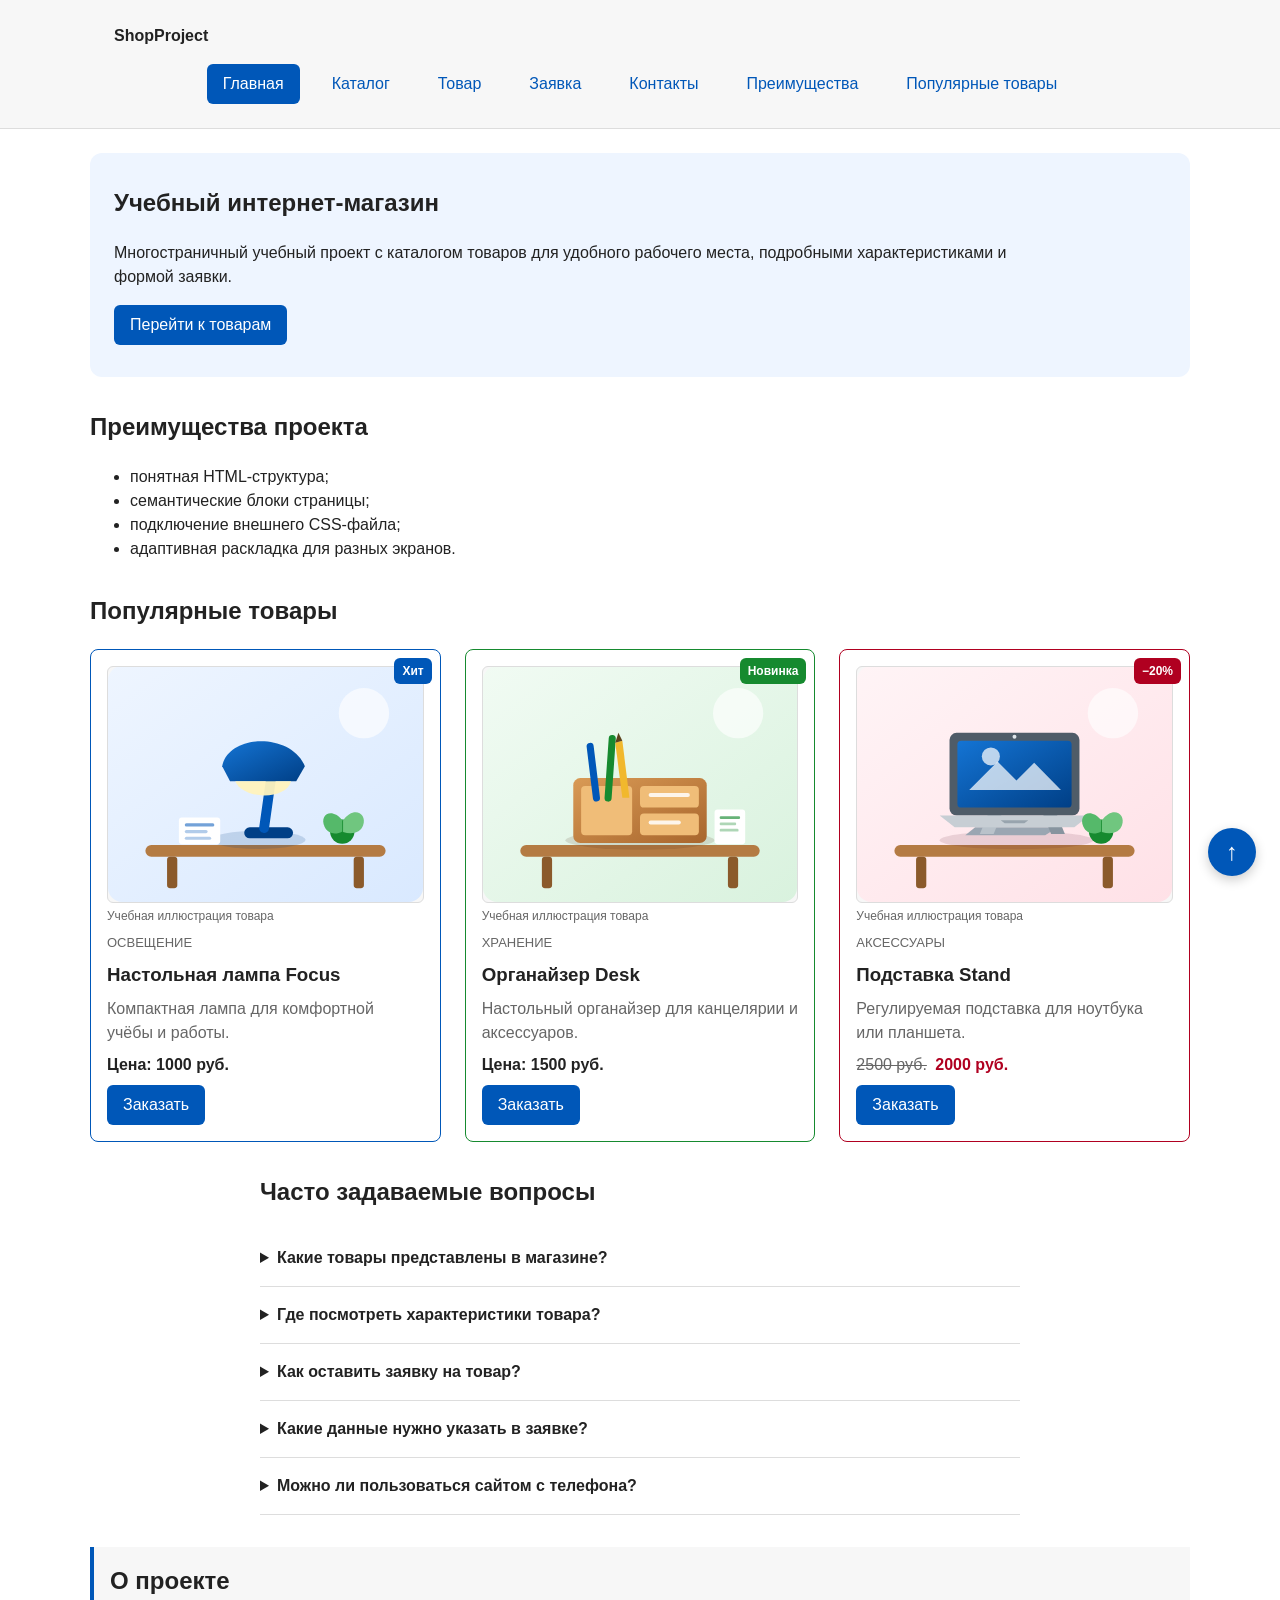
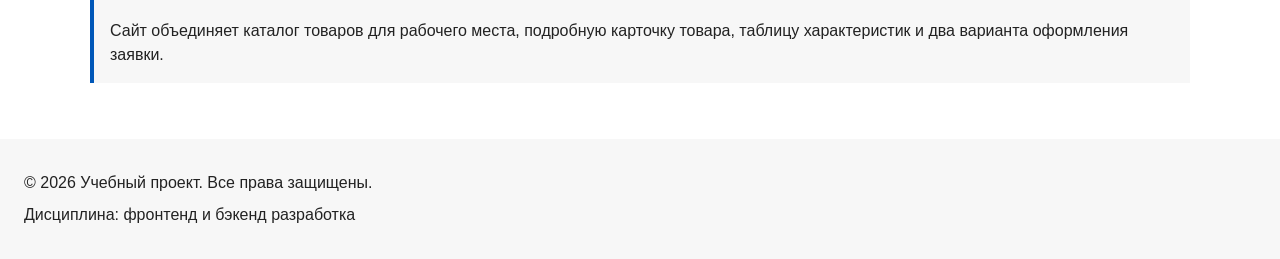
<file: index.html>
<!DOCTYPE html>
<html lang="ru">
<head>
  <meta charset="UTF-8">
  <meta name="viewport" content="width=device-width, initial-scale=1.0">
  <meta name="description" content="Главная страница учебного интернет-магазина.">
  <meta name="author" content="Полякова Дарья Александровна">
  <title>Учебный интернет-магазин</title>
  <link rel="stylesheet" href="css/style.css">
  <script src="js/main.js" defer></script>
</head>
<body id="top">

  <header class="site-header">
    <div class="site-header__inner">
      <a class="site-header__logo" href="index.html">ShopProject</a>

      <nav class="site-nav" aria-label="Основная навигация">
        <ul class="site-nav__list">
          <li class="site-nav__item">
            <a class="site-nav__link site-nav__link--active" href="index.html" aria-current="page">Главная</a>
          </li>
          <li class="site-nav__item">
            <a class="site-nav__link" href="catalog.html">Каталог</a>
          </li>
          <li class="site-nav__item">
            <a class="site-nav__link" href="product.html">Товар</a>
          </li>
          <li class="site-nav__item">
            <a class="site-nav__link" href="order.html">Заявка</a>
          </li>
          <li class="site-nav__item">
            <a class="site-nav__link" href="contacts.html">Контакты</a>
          </li>
          <li class="site-nav__item">
            <a class="site-nav__link" href="index.html#advantages">Преимущества</a>
          </li>
          <li class="site-nav__item">
            <a class="site-nav__link" href="index.html#popular">Популярные товары</a>
          </li>
        </ul>
      </nav>
    </div>
  </header>

  <main>

    <section class="hero">
      <h1 class="hero__title">Учебный интернет-магазин</h1>
      <p class="hero__text">
        Многостраничный учебный проект с каталогом товаров для удобного
        рабочего места, подробными характеристиками и формой заявки.
      </p>
      <a class="button button--primary" href="#popular">Перейти к товарам</a>
    </section>

    <section class="section" id="advantages">
      <h2 class="section__title">Преимущества проекта</h2>
      <ul class="advantages-list">
        <li>понятная HTML-структура;</li>
        <li>семантические блоки страницы;</li>
        <li>подключение внешнего CSS-файла;</li>
        <li>адаптивная раскладка для разных экранов.</li>
      </ul>
    </section>

    <section class="section" id="popular">
      <h2 class="section__title">Популярные товары</h2>

      <div class="products-grid">
        <article class="product-card product-card--featured">
          <span class="product-card__badge">Хит</span>
          <figure class="product-card__media">
            <img class="product-card__image" src="images/focus-lamp.svg" alt="Синяя настольная лампа Focus" width="800" height="600" loading="lazy">
            <figcaption class="product-card__caption">Учебная иллюстрация товара</figcaption>
          </figure>
          <p class="product-card__category">Освещение</p>
          <h3 class="product-card__title">Настольная лампа Focus</h3>
          <p class="product-card__description">Компактная лампа для комфортной учёбы и работы.</p>
          <p class="product-card__price">Цена: 1000 руб.</p>
          <button class="button button--primary product-card__button" type="button" data-product="Настольная лампа Focus">
            Заказать
          </button>
        </article>

        <article class="product-card product-card--new">
          <span class="product-card__badge product-card__badge--new">Новинка</span>
          <figure class="product-card__media">
            <img class="product-card__image" src="images/desk-organizer.svg" alt="Деревянный настольный органайзер Desk" width="800" height="600" loading="lazy">
            <figcaption class="product-card__caption">Учебная иллюстрация товара</figcaption>
          </figure>
          <p class="product-card__category">Хранение</p>
          <h3 class="product-card__title">Органайзер Desk</h3>
          <p class="product-card__description">Настольный органайзер для канцелярии и аксессуаров.</p>
          <p class="product-card__price">Цена: 1500 руб.</p>
          <button class="button button--primary product-card__button" type="button" data-product="Органайзер Desk">
            Заказать
          </button>
        </article>

        <article class="product-card product-card--discount">
          <span class="product-card__badge product-card__badge--discount">−20%</span>
          <figure class="product-card__media">
            <img class="product-card__image" src="images/laptop-stand.svg" alt="Ноутбук на регулируемой подставке Stand" width="800" height="600" loading="lazy">
            <figcaption class="product-card__caption">Учебная иллюстрация товара</figcaption>
          </figure>
          <p class="product-card__category">Аксессуары</p>
          <h3 class="product-card__title">Подставка Stand</h3>
          <p class="product-card__description">Регулируемая подставка для ноутбука или планшета.</p>
          <p class="product-card__price"><span class="product-card__old-price">2500 руб.</span> 2000 руб.</p>
          <button class="button button--primary product-card__button" type="button" data-product="Подставка Stand">
            Заказать
          </button>
        </article>
      </div>
    </section>

    <section class="section faq" id="faq" aria-labelledby="faq-title">
      <h2 class="section__title" id="faq-title">Часто задаваемые вопросы</h2>

      <div class="faq__list">
        <details class="faq__item">
          <summary class="faq__question">Какие товары представлены в магазине?</summary>
          <p class="faq__answer">
            В каталоге представлены товары для комфортного рабочего места:
            освещение, системы хранения и аксессуары для ноутбука.
          </p>
        </details>

        <details class="faq__item">
          <summary class="faq__question">Где посмотреть характеристики товара?</summary>
          <p class="faq__answer">
            Откройте страницу товара по кнопке «Подробнее». Там размещены
            описание, цена, основные особенности и таблица сравнения.
          </p>
        </details>

        <details class="faq__item">
          <summary class="faq__question">Как оставить заявку на товар?</summary>
          <p class="faq__answer">
            Нажмите «Заказать» в карточке на главной странице или перейдите
            на страницу «Заявка» и заполните форму.
          </p>
        </details>

        <details class="faq__item">
          <summary class="faq__question">Какие данные нужно указать в заявке?</summary>
          <p class="faq__answer">
            Укажите имя, e-mail, телефон, товар и тему обращения. В комментарии
            можно добавить удобную дату связи или другие пожелания.
          </p>
        </details>

        <details class="faq__item">
          <summary class="faq__question">Можно ли пользоваться сайтом с телефона?</summary>
          <p class="faq__answer">
            Да. Сетка товаров, меню и форма адаптированы для узких экранов
            планшетов и смартфонов.
          </p>
        </details>
      </div>
    </section>

    <aside class="aside-info">
      <h2 class="aside-info__title">О проекте</h2>
      <p class="aside-info__text">
        Сайт объединяет каталог товаров для рабочего места, подробную карточку
        товара, таблицу характеристик и два варианта оформления заявки.
      </p>
    </aside>

  </main>

  <footer class="site-footer" id="contacts">
    <p class="site-footer__text">&copy; 2026 Учебный проект. Все права защищены.</p>
    <p class="site-footer__text">Дисциплина: фронтенд и бэкенд разработка</p>
  </footer>

  <dialog class="order-dialog" id="order-dialog" aria-labelledby="order-dialog-title">
    <h2 class="order-dialog__title" id="order-dialog-title">Оформление заявки</h2>

    <form class="order-form" id="order-form" action="#" method="post" novalidate>
      <input id="selected-product" name="selected-product" type="hidden">

      <div class="order-form__field">
        <label class="order-form__label" for="order-name">Имя</label>
        <input
          class="order-form__input"
          id="order-name"
          name="name"
          type="text"
          placeholder="Введите ваше имя"
          minlength="2"
          autocomplete="given-name"
          required
        >
      </div>

      <div class="order-form__field">
        <label class="order-form__label" for="order-email">E-mail</label>
        <input
          class="order-form__input"
          id="order-email"
          name="email"
          type="email"
          placeholder="example@mail.ru"
          autocomplete="email"
          required
        >
      </div>

      <div class="order-form__field">
        <label class="order-form__label" for="order-phone">Телефон</label>
        <input
          class="order-form__input"
          id="order-phone"
          name="phone"
          type="tel"
          inputmode="tel"
          placeholder="+7 (900) 000-00-00"
          pattern="^\+7 \(\d{3}\) \d{3}-\d{2}-\d{2}$"
          required
        >
        <small class="order-form__hint">Формат: +7 (900) 000-00-00</small>
      </div>

      <div class="order-form__field">
        <label class="order-form__label" for="order-date">Дата связи</label>
        <input class="order-form__input" id="order-date" name="date" type="date">
      </div>

      <div class="order-form__field">
        <label class="order-form__label" for="order-topic">Тема заявки</label>
        <select class="order-form__select" id="order-topic" name="topic" required>
          <option value="">Выберите тему</option>
          <option value="product">Заказ товара</option>
          <option value="consultation">Консультация</option>
          <option value="delivery">Доставка</option>
        </select>
      </div>

      <div class="order-form__field">
        <label class="order-form__label" for="order-comment">Комментарий</label>
        <textarea
          class="order-form__textarea"
          id="order-comment"
          name="comment"
          rows="4"
          placeholder="Укажите дополнительную информацию"
        ></textarea>
      </div>

      <div class="order-form__field order-form__field--checkbox">
        <label class="order-form__label" for="order-agreement">
          <input class="order-form__checkbox" id="order-agreement" name="agreement" type="checkbox" required>
          Я согласен на обработку данных
        </label>
      </div>

      <div class="order-form__actions">
        <button class="button button--secondary" type="button" id="close-order-dialog">Закрыть</button>
        <button class="button button--primary" type="submit">Отправить заявку</button>
      </div>
    </form>
  </dialog>

  <p class="success-message" id="success-message" hidden>
    Форма успешно отправлена!
  </p>

  <a class="back-to-top" href="#top" aria-label="Вернуться в начало страницы">↑</a>

</body>
</html>
</file>
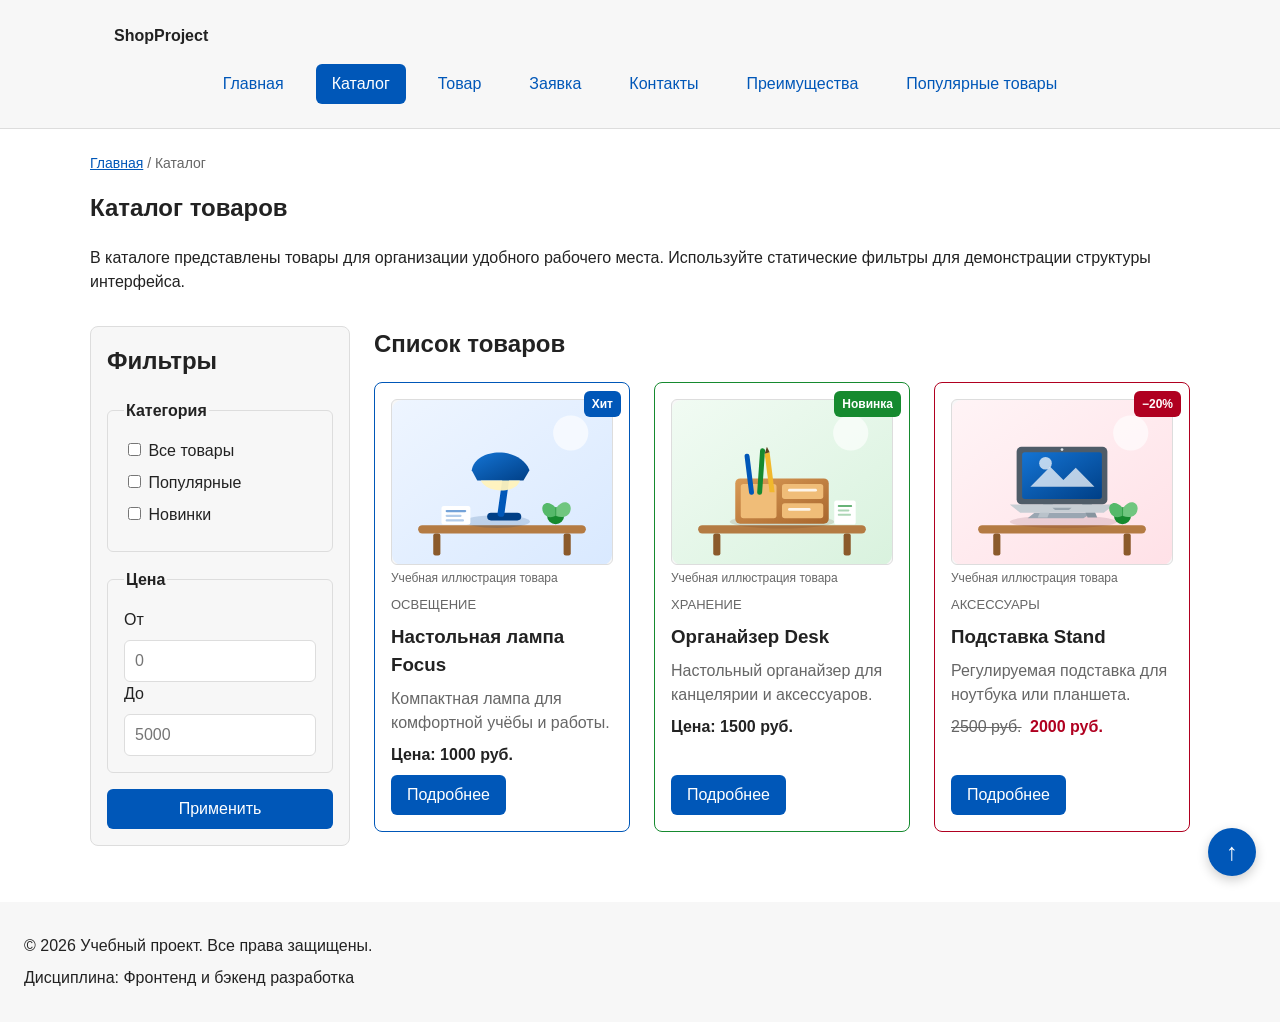
<file: catalog.html>
<!DOCTYPE html>
<html lang="ru">
<head>
  <meta charset="UTF-8">
  <meta name="viewport" content="width=device-width, initial-scale=1.0">
  <meta name="description" content="Каталог товаров учебного интернет-магазина.">
  <title>Каталог товаров — Учебный интернет-магазин</title>
  <link rel="stylesheet" href="css/style.css">
</head>
<body id="top">

  <header class="site-header">
    <div class="site-header__inner">
      <a class="site-header__logo" href="index.html">ShopProject</a>

      <nav class="site-nav" aria-label="Основная навигация">
        <ul class="site-nav__list">
          <li class="site-nav__item">
            <a class="site-nav__link" href="index.html">Главная</a>
          </li>
          <li class="site-nav__item">
            <a class="site-nav__link site-nav__link--active" href="catalog.html" aria-current="page">Каталог</a>
          </li>
          <li class="site-nav__item">
            <a class="site-nav__link" href="product.html">Товар</a>
          </li>
          <li class="site-nav__item">
            <a class="site-nav__link" href="order.html">Заявка</a>
          </li>
          <li class="site-nav__item">
            <a class="site-nav__link" href="contacts.html">Контакты</a>
          </li>
          <li class="site-nav__item">
            <a class="site-nav__link" href="index.html#advantages">Преимущества</a>
          </li>
          <li class="site-nav__item">
            <a class="site-nav__link" href="index.html#popular">Популярные товары</a>
          </li>
        </ul>
      </nav>
    </div>
  </header>

  <main>
    <nav class="breadcrumbs" aria-label="Хлебные крошки">
      <a class="breadcrumbs__link" href="index.html">Главная</a>
      <span class="breadcrumbs__current">Каталог</span>
    </nav>

    <section class="section">
      <h1 class="section__title">Каталог товаров</h1>
      <p>
        В каталоге представлены товары для организации удобного рабочего места.
        Используйте статические фильтры для демонстрации структуры интерфейса.
      </p>
    </section>

    <section class="catalog-layout">
      <aside class="catalog-filters">
        <h2 class="catalog-filters__title">Фильтры</h2>

        <form class="catalog-filters__form" action="#" method="get">
          <fieldset class="catalog-filters__group">
            <legend class="catalog-filters__legend">Категория</legend>
            <label class="catalog-filters__option">
              <input class="catalog-filters__checkbox" type="checkbox" name="category" value="all">
              Все товары
            </label>
            <label class="catalog-filters__option">
              <input class="catalog-filters__checkbox" type="checkbox" name="category" value="popular">
              Популярные
            </label>
            <label class="catalog-filters__option">
              <input class="catalog-filters__checkbox" type="checkbox" name="category" value="new">
              Новинки
            </label>
          </fieldset>

          <fieldset class="catalog-filters__group">
            <legend class="catalog-filters__legend">Цена</legend>
            <label class="catalog-filters__label" for="price-from">От</label>
            <input class="catalog-filters__input" id="price-from" name="price-from" type="number" min="0" placeholder="0">
            <label class="catalog-filters__label" for="price-to">До</label>
            <input class="catalog-filters__input" id="price-to" name="price-to" type="number" min="0" placeholder="5000">
          </fieldset>

          <button class="button button--primary" type="submit">Применить</button>
        </form>
      </aside>

      <section class="catalog-layout__products">
        <h2 class="catalog-layout__title">Список товаров</h2>

        <div class="products-grid">
          <article class="product-card product-card--featured">
            <span class="product-card__badge">Хит</span>
            <figure class="product-card__media">
              <img class="product-card__image" src="images/focus-lamp.svg" alt="Синяя настольная лампа Focus" width="800" height="600" loading="lazy">
              <figcaption class="product-card__caption">Учебная иллюстрация товара</figcaption>
            </figure>
            <p class="product-card__category">Освещение</p>
            <h3 class="product-card__title">Настольная лампа Focus</h3>
            <p class="product-card__description">Компактная лампа для комфортной учёбы и работы.</p>
            <p class="product-card__price">Цена: 1000 руб.</p>
            <a class="button button--primary product-card__button" href="product.html">Подробнее</a>
          </article>

          <article class="product-card product-card--new">
            <span class="product-card__badge product-card__badge--new">Новинка</span>
            <figure class="product-card__media">
              <img class="product-card__image" src="images/desk-organizer.svg" alt="Деревянный настольный органайзер Desk" width="800" height="600" loading="lazy">
              <figcaption class="product-card__caption">Учебная иллюстрация товара</figcaption>
            </figure>
            <p class="product-card__category">Хранение</p>
            <h3 class="product-card__title">Органайзер Desk</h3>
            <p class="product-card__description">Настольный органайзер для канцелярии и аксессуаров.</p>
            <p class="product-card__price">Цена: 1500 руб.</p>
            <a class="button button--primary product-card__button" href="product.html#comparison">Подробнее</a>
          </article>

          <article class="product-card product-card--discount">
            <span class="product-card__badge product-card__badge--discount">−20%</span>
            <figure class="product-card__media">
              <img class="product-card__image" src="images/laptop-stand.svg" alt="Ноутбук на регулируемой подставке Stand" width="800" height="600" loading="lazy">
              <figcaption class="product-card__caption">Учебная иллюстрация товара</figcaption>
            </figure>
            <p class="product-card__category">Аксессуары</p>
            <h3 class="product-card__title">Подставка Stand</h3>
            <p class="product-card__description">Регулируемая подставка для ноутбука или планшета.</p>
            <p class="product-card__price"><span class="product-card__old-price">2500 руб.</span> 2000 руб.</p>
            <a class="button button--primary product-card__button" href="product.html#comparison">Подробнее</a>
          </article>
        </div>
      </section>
    </section>
  </main>

  <footer class="site-footer">
    <p class="site-footer__text">&copy; 2026 Учебный проект. Все права защищены.</p>
    <p class="site-footer__text">Дисциплина: Фронтенд и бэкенд разработка</p>
  </footer>

  <a class="back-to-top" href="#top" aria-label="Вернуться в начало страницы">↑</a>

</body>
</html>
</file>
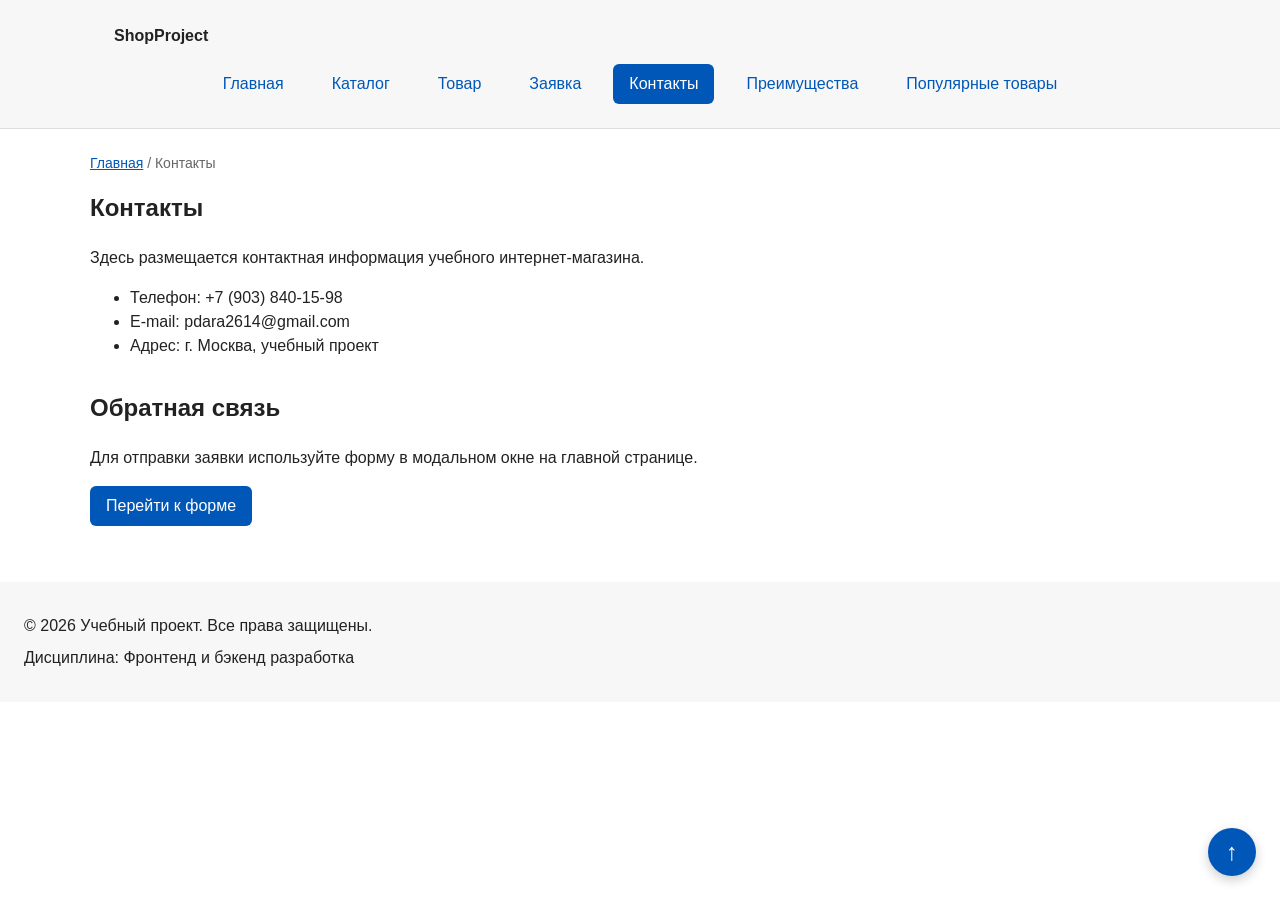
<file: contacts.html>
<!DOCTYPE html>
<html lang="ru">
<head>
  <meta charset="UTF-8">
  <meta name="viewport" content="width=device-width, initial-scale=1.0">
  <meta name="description" content="Контактная информация учебного интернет-магазина.">
  <title>Контакты — Учебный интернет-магазин</title>
  <link rel="stylesheet" href="css/style.css">
</head>
<body id="top">

  <header class="site-header">
    <div class="site-header__inner">
      <a class="site-header__logo" href="index.html">ShopProject</a>

      <nav class="site-nav" aria-label="Основная навигация">
        <ul class="site-nav__list">
          <li class="site-nav__item">
            <a class="site-nav__link" href="index.html">Главная</a>
          </li>
          <li class="site-nav__item">
            <a class="site-nav__link" href="catalog.html">Каталог</a>
          </li>
          <li class="site-nav__item">
            <a class="site-nav__link" href="product.html">Товар</a>
          </li>
          <li class="site-nav__item">
            <a class="site-nav__link" href="order.html">Заявка</a>
          </li>
          <li class="site-nav__item">
            <a class="site-nav__link site-nav__link--active" href="contacts.html" aria-current="page">Контакты</a>
          </li>
          <li class="site-nav__item">
            <a class="site-nav__link" href="index.html#advantages">Преимущества</a>
          </li>
          <li class="site-nav__item">
            <a class="site-nav__link" href="index.html#popular">Популярные товары</a>
          </li>
        </ul>
      </nav>
    </div>
  </header>

  <main>
    <nav class="breadcrumbs" aria-label="Хлебные крошки">
      <a class="breadcrumbs__link" href="index.html">Главная</a>
      <span class="breadcrumbs__current">Контакты</span>
    </nav>

    <section class="section">
      <h1 class="section__title">Контакты</h1>
      <p>
        Здесь размещается контактная информация учебного интернет-магазина.
      </p>
      <ul>
        <li>Телефон: +7 (903) 840-15-98</li>
        <li>E-mail: pdara2614@gmail.com</li>
        <li>Адрес: г. Москва, учебный проект</li>
      </ul>
    </section>

    <section class="section" id="feedback">
      <h2 class="section__title">Обратная связь</h2>
      <p>
        Для отправки заявки используйте форму в модальном окне на главной странице.
      </p>
      <a class="button button--primary" href="order.html">Перейти к форме</a>
    </section>
  </main>

  <footer class="site-footer">
    <p class="site-footer__text">&copy; 2026 Учебный проект. Все права защищены.</p>
    <p class="site-footer__text">Дисциплина: Фронтенд и бэкенд разработка</p>
  </footer>

  <a class="back-to-top" href="#top" aria-label="Вернуться в начало страницы">↑</a>

</body>
</html>
</file>
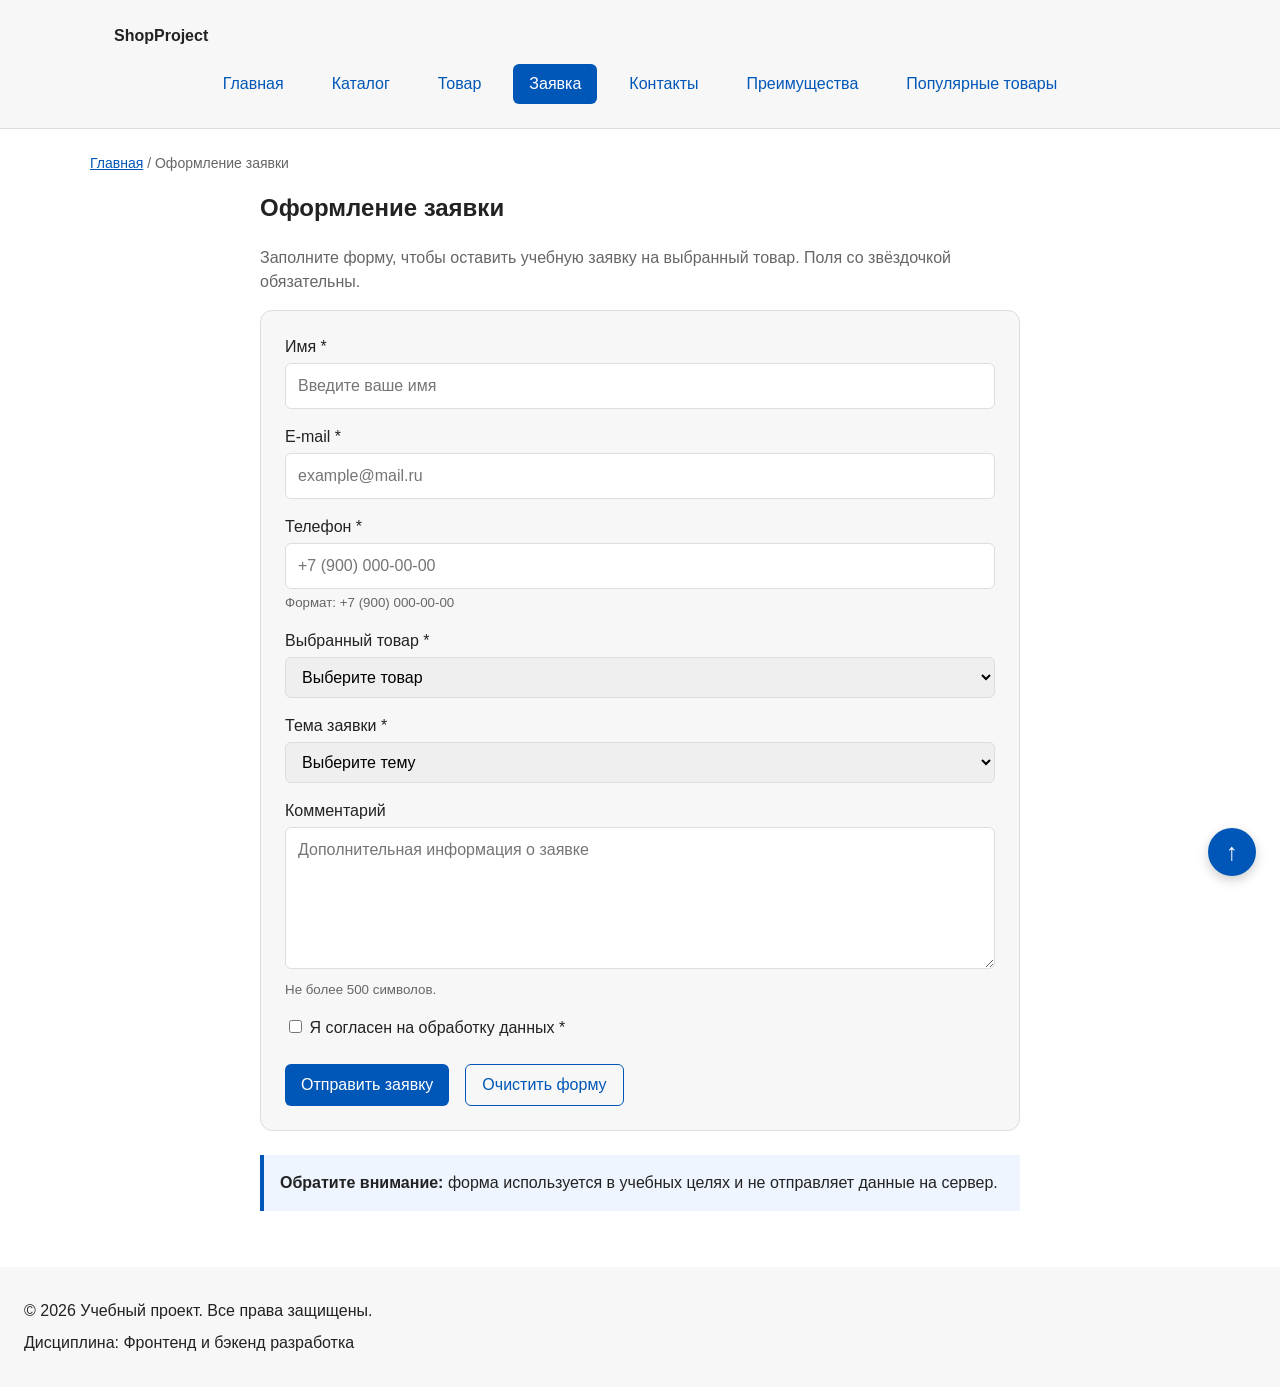
<file: order.html>
<!DOCTYPE html>
<html lang="ru">
<head>
  <meta charset="UTF-8">
  <meta name="viewport" content="width=device-width, initial-scale=1.0">
  <meta name="description" content="Форма оформления заявки в учебном интернет-магазине.">
  <title>Оформление заявки — Учебный интернет-магазин</title>
  <link rel="stylesheet" href="css/style.css">
</head>
<body id="top">

  <header class="site-header">
    <div class="site-header__inner">
      <a class="site-header__logo" href="index.html">ShopProject</a>

      <nav class="site-nav" aria-label="Основная навигация">
        <ul class="site-nav__list">
          <li class="site-nav__item"><a class="site-nav__link" href="index.html">Главная</a></li>
          <li class="site-nav__item"><a class="site-nav__link" href="catalog.html">Каталог</a></li>
          <li class="site-nav__item"><a class="site-nav__link" href="product.html">Товар</a></li>
          <li class="site-nav__item"><a class="site-nav__link site-nav__link--active" href="order.html" aria-current="page">Заявка</a></li>
          <li class="site-nav__item"><a class="site-nav__link" href="contacts.html">Контакты</a></li>
          <li class="site-nav__item"><a class="site-nav__link" href="index.html#advantages">Преимущества</a></li>
          <li class="site-nav__item"><a class="site-nav__link" href="index.html#popular">Популярные товары</a></li>
        </ul>
      </nav>
    </div>
  </header>

  <main>
    <nav class="breadcrumbs" aria-label="Хлебные крошки">
      <a class="breadcrumbs__link" href="index.html">Главная</a>
      <span class="breadcrumbs__current">Оформление заявки</span>
    </nav>

    <section class="order-page">
      <h1 class="order-page__title">Оформление заявки</h1>
      <p class="order-page__intro">
        Заполните форму, чтобы оставить учебную заявку на выбранный товар.
        Поля со звёздочкой обязательны.
      </p>

      <form class="order-form order-page__form" action="#" method="post">
        <div class="order-form__field">
          <label class="order-form__label" for="request-name">Имя *</label>
          <input class="order-form__input" id="request-name" name="name" type="text" minlength="2" maxlength="50" placeholder="Введите ваше имя" autocomplete="name" required>
        </div>

        <div class="order-form__field">
          <label class="order-form__label" for="request-email">E-mail *</label>
          <input class="order-form__input" id="request-email" name="email" type="email" maxlength="100" placeholder="example@mail.ru" autocomplete="email" required>
        </div>

        <div class="order-form__field">
          <label class="order-form__label" for="request-phone">Телефон *</label>
          <input class="order-form__input" id="request-phone" name="phone" type="tel" inputmode="tel" maxlength="18" placeholder="+7 (900) 000-00-00" pattern="^\+7 \(\d{3}\) \d{3}-\d{2}-\d{2}$" autocomplete="tel" aria-describedby="request-phone-hint" required>
          <small class="order-form__hint" id="request-phone-hint">Формат: +7 (900) 000-00-00</small>
        </div>

        <div class="order-form__field">
          <label class="order-form__label" for="request-product">Выбранный товар *</label>
          <select class="order-form__select" id="request-product" name="product" required>
            <option value="">Выберите товар</option>
            <option value="focus">Настольная лампа Focus</option>
            <option value="desk">Органайзер Desk</option>
            <option value="stand">Подставка Stand</option>
          </select>
        </div>

        <div class="order-form__field">
          <label class="order-form__label" for="request-topic">Тема заявки *</label>
          <select class="order-form__select" id="request-topic" name="topic" required>
            <option value="">Выберите тему</option>
            <option value="order">Заказ товара</option>
            <option value="consultation">Консультация</option>
            <option value="delivery">Условия доставки</option>
          </select>
        </div>

        <div class="order-form__field">
          <label class="order-form__label" for="request-comment">Комментарий</label>
          <textarea class="order-form__textarea" id="request-comment" name="comment" rows="5" maxlength="500" placeholder="Дополнительная информация о заявке" aria-describedby="request-comment-hint"></textarea>
          <small class="order-form__hint" id="request-comment-hint">Не более 500 символов.</small>
        </div>

        <div class="order-form__field order-form__field--checkbox">
          <label class="order-form__label" for="request-agreement">
            <input class="order-form__checkbox" id="request-agreement" name="agreement" type="checkbox" required>
            Я согласен на обработку данных *
          </label>
        </div>

        <div class="order-form__actions">
          <button class="button button--primary" type="submit">Отправить заявку</button>
          <button class="button button--secondary" type="reset">Очистить форму</button>
        </div>
      </form>

      <aside class="order-page__note">
        <strong>Обратите внимание:</strong> форма используется в учебных целях и не отправляет данные на сервер.
      </aside>
    </section>
  </main>

  <footer class="site-footer">
    <p class="site-footer__text">&copy; 2026 Учебный проект. Все права защищены.</p>
    <p class="site-footer__text">Дисциплина: Фронтенд и бэкенд разработка</p>
  </footer>

  <a class="back-to-top" href="#top" aria-label="Вернуться в начало страницы">↑</a>

</body>
</html>
</file>
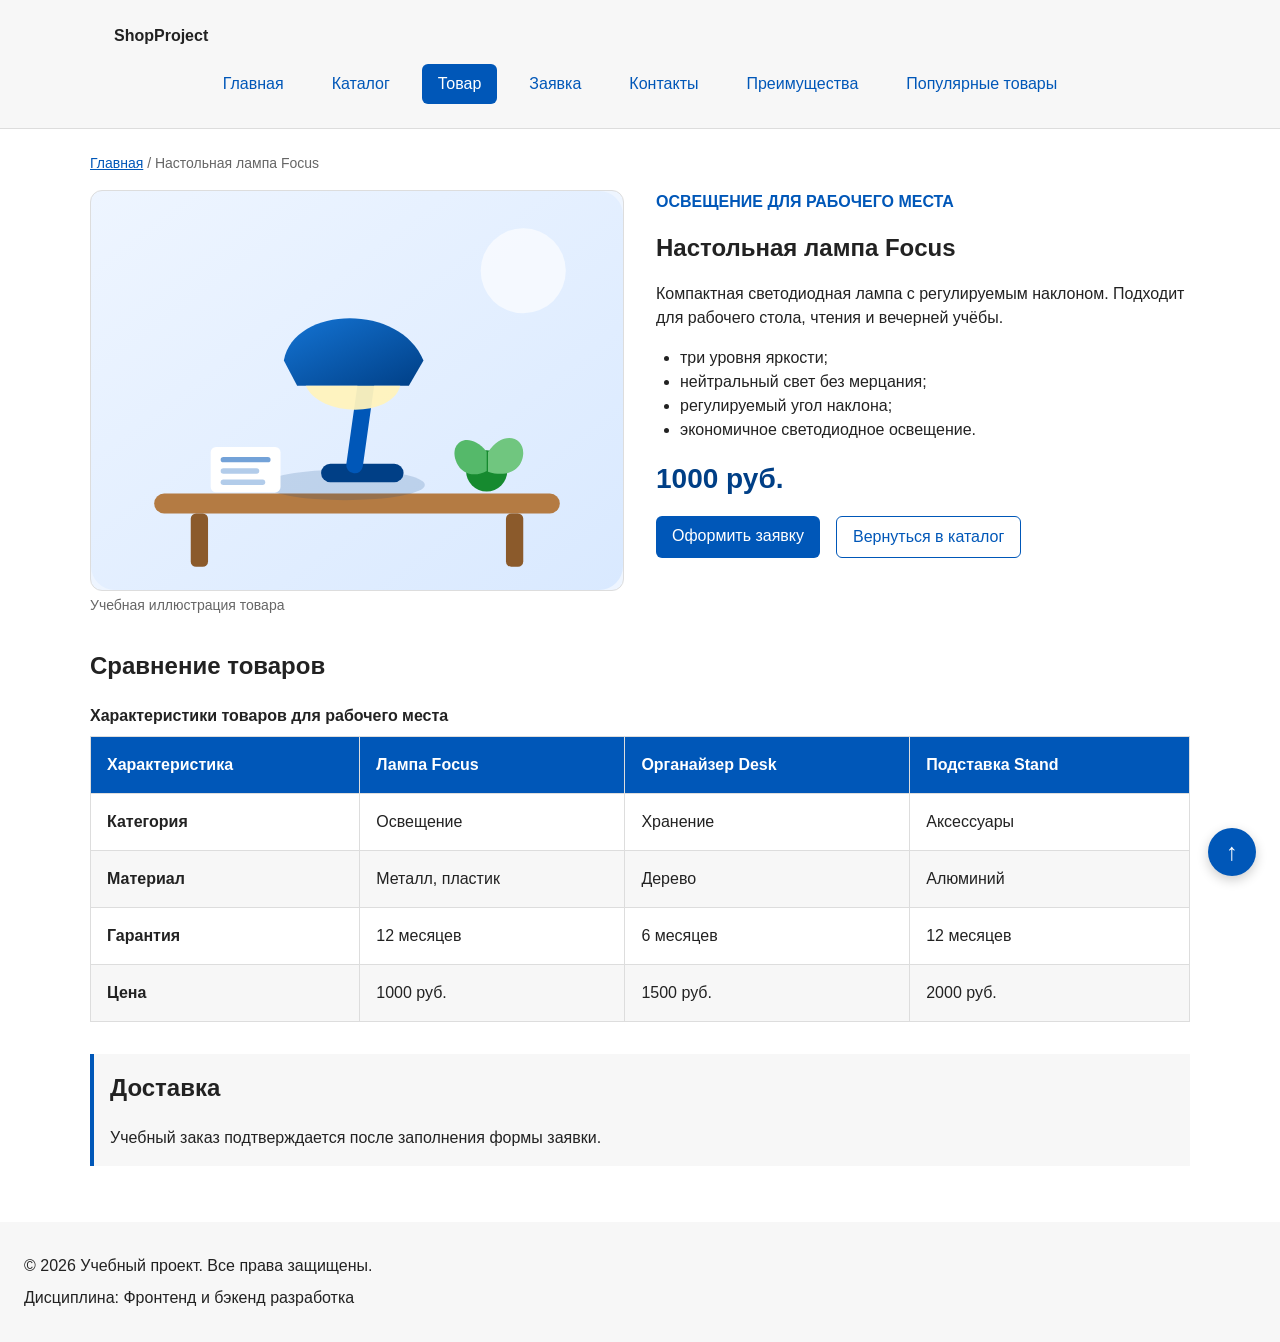
<file: product.html>
<!DOCTYPE html>
<html lang="ru">
<head>
  <meta charset="UTF-8">
  <meta name="viewport" content="width=device-width, initial-scale=1.0">
  <meta name="description" content="Подробное описание и характеристики настольной лампы Focus.">
  <title>Настольная лампа Focus — Учебный интернет-магазин</title>
  <link rel="stylesheet" href="css/style.css">
</head>
<body id="top">

  <header class="site-header">
    <div class="site-header__inner">
      <a class="site-header__logo" href="index.html">ShopProject</a>

      <nav class="site-nav" aria-label="Основная навигация">
        <ul class="site-nav__list">
          <li class="site-nav__item"><a class="site-nav__link" href="index.html">Главная</a></li>
          <li class="site-nav__item"><a class="site-nav__link" href="catalog.html">Каталог</a></li>
          <li class="site-nav__item"><a class="site-nav__link site-nav__link--active" href="product.html" aria-current="page">Товар</a></li>
          <li class="site-nav__item"><a class="site-nav__link" href="order.html">Заявка</a></li>
          <li class="site-nav__item"><a class="site-nav__link" href="contacts.html">Контакты</a></li>
          <li class="site-nav__item"><a class="site-nav__link" href="index.html#advantages">Преимущества</a></li>
          <li class="site-nav__item"><a class="site-nav__link" href="index.html#popular">Популярные товары</a></li>
        </ul>
      </nav>
    </div>
  </header>

  <main>
    <nav class="breadcrumbs" aria-label="Хлебные крошки">
      <a class="breadcrumbs__link" href="index.html">Главная</a>
      <span class="breadcrumbs__current">Настольная лампа Focus</span>
    </nav>

    <article class="product-detail">
      <figure class="product-detail__media">
        <img
          class="product-detail__image"
          src="images/focus-lamp.svg"
          alt="Синяя настольная лампа Focus на рабочем столе"
          width="800"
          height="600"
        >
        <figcaption class="product-detail__caption">Учебная иллюстрация товара</figcaption>
      </figure>

      <div class="product-detail__content">
        <p class="product-detail__category">Освещение для рабочего места</p>
        <h1 class="product-detail__title">Настольная лампа Focus</h1>
        <p class="product-detail__description">
          Компактная светодиодная лампа с регулируемым наклоном. Подходит для
          рабочего стола, чтения и вечерней учёбы.
        </p>
        <ul class="product-detail__features">
          <li>три уровня яркости;</li>
          <li>нейтральный свет без мерцания;</li>
          <li>регулируемый угол наклона;</li>
          <li>экономичное светодиодное освещение.</li>
        </ul>
        <p class="product-detail__price">1000 руб.</p>
        <div class="product-detail__actions">
          <a class="button button--primary" href="order.html">Оформить заявку</a>
          <a class="button button--secondary" href="catalog.html">Вернуться в каталог</a>
        </div>
      </div>
    </article>

    <section class="section" id="comparison">
      <h2 class="section__title">Сравнение товаров</h2>
      <div class="table-wrapper">
        <table class="spec-table">
          <caption class="spec-table__caption">Характеристики товаров для рабочего места</caption>
          <thead class="spec-table__head">
            <tr>
              <th scope="col">Характеристика</th>
              <th scope="col">Лампа Focus</th>
              <th scope="col">Органайзер Desk</th>
              <th scope="col">Подставка Stand</th>
            </tr>
          </thead>
          <tbody class="spec-table__body">
            <tr>
              <th scope="row">Категория</th>
              <td>Освещение</td>
              <td>Хранение</td>
              <td>Аксессуары</td>
            </tr>
            <tr>
              <th scope="row">Материал</th>
              <td>Металл, пластик</td>
              <td>Дерево</td>
              <td>Алюминий</td>
            </tr>
            <tr>
              <th scope="row">Гарантия</th>
              <td>12 месяцев</td>
              <td>6 месяцев</td>
              <td>12 месяцев</td>
            </tr>
            <tr>
              <th scope="row">Цена</th>
              <td>1000 руб.</td>
              <td>1500 руб.</td>
              <td>2000 руб.</td>
            </tr>
          </tbody>
        </table>
      </div>
    </section>

    <aside class="aside-info">
      <h2 class="aside-info__title">Доставка</h2>
      <p class="aside-info__text">Учебный заказ подтверждается после заполнения формы заявки.</p>
    </aside>
  </main>

  <footer class="site-footer">
    <p class="site-footer__text">&copy; 2026 Учебный проект. Все права защищены.</p>
    <p class="site-footer__text">Дисциплина: Фронтенд и бэкенд разработка</p>
  </footer>

  <a class="back-to-top" href="#top" aria-label="Вернуться в начало страницы">↑</a>

</body>
</html>
</file>
<file: css/style.css>
/* ===============================
   1. Переменные проекта
   =============================== */

:root {
  /* Основные цвета проекта */
  --color-bg: #ffffff;
  --color-text: #222222;
  --color-muted: #666666;
  --color-primary: #0057b8;
  --color-primary-dark: #003f86;
  --color-border: #dddddd;
  --color-surface: #f7f7f7;
  --color-surface-accent: #eef5ff;
  --color-danger: #b00020;
  --color-success: #168a2f;
  --color-success-bg: #eefaf0;
  --color-white: #ffffff;

  /* Отступы */
  --space-xs: 4px;
  --space-sm: 8px;
  --space-md: 16px;
  --space-lg: 24px;
  --space-xl: 32px;

  /* Скругления */
  --radius-sm: 6px;
  --radius-md: 8px;
  --radius-lg: 12px;

  /* Размеры */
  --container-width: 1100px;
}

/* ===============================
   2. Базовые стили
   =============================== */

* {
  box-sizing: border-box;
}

html {
  scroll-behavior: smooth;
}

body {
  margin: 0;
  font-family: Arial, sans-serif;
  line-height: 1.5;
  color: var(--color-text);
  background-color: var(--color-bg);
}

main {
  padding: var(--space-lg);
}

/* ===============================
   3. Общие элементы интерфейса
   =============================== */

a {
  color: var(--color-primary);
}

a:hover {
  color: var(--color-primary-dark);
}

a:focus-visible {
  outline: 2px solid var(--color-primary);
  outline-offset: 3px;
}

:target {
  outline: 2px dashed var(--color-primary);
  outline-offset: 4px;
  scroll-margin-top: 150px;
}

body:target {
  outline: none;
}

.button {
  display: inline-block;
  padding: var(--space-sm) var(--space-md);
  text-decoration: none;
  border: none;
  border-radius: var(--radius-sm);
  cursor: pointer;
  font: inherit;
}

.button--primary {
  color: var(--color-white);
  background-color: var(--color-primary);
}

.button--primary:hover {
  color: var(--color-white);
  background-color: var(--color-primary-dark);
}

.button--secondary {
  color: var(--color-primary);
  background-color: transparent;
  border: 1px solid var(--color-primary);
}

.button--secondary:hover {
  color: var(--color-white);
  background-color: var(--color-primary);
}

.button:focus-visible {
  outline: 2px solid var(--color-primary);
  outline-offset: 3px;
}

.button:disabled,
.button--disabled {
  opacity: 0.6;
  cursor: not-allowed;
}

/* ===============================
   4. Компоненты страницы
   =============================== */

.site-header {
  position: sticky;
  top: 0;
  z-index: 100;
  background-color: var(--color-surface);
  border-bottom: 1px solid var(--color-border);
}

.site-header__inner {
  max-width: var(--container-width);
  margin: 0 auto;
  padding: var(--space-lg);
}

.site-header__logo {
  font-weight: 700;
  color: var(--color-text);
  text-decoration: none;
}

.site-nav__list {
  display: flex;
  flex-wrap: wrap;
  justify-content: center;
  align-items: center;
  gap: var(--space-md);
  padding: 0;
  margin: var(--space-md) 0 0;
  list-style: none;
}

.site-nav__link {
  display: inline-block;
  padding: var(--space-sm) var(--space-md);
  color: var(--color-primary);
  text-decoration: none;
  border-radius: var(--radius-sm);
}

.site-nav__link:hover {
  color: var(--color-white);
  background-color: var(--color-primary);
}

.site-nav__link:focus-visible {
  outline: 2px solid var(--color-primary);
  outline-offset: 3px;
}

.site-nav__link--active {
  color: var(--color-white);
  background-color: var(--color-primary);
}

.breadcrumbs {
  max-width: var(--container-width);
  margin: 0 auto var(--space-md);
  font-size: 14px;
  color: var(--color-muted);
}

.breadcrumbs__link {
  color: var(--color-primary);
}

.breadcrumbs__current::before {
  content: " / ";
  color: var(--color-muted);
}

.hero {
  max-width: var(--container-width);
  margin: 0 auto var(--space-xl);
  padding: var(--space-xl) var(--space-lg);
  background-color: var(--color-surface-accent);
  border-radius: var(--radius-lg);
}

.hero__title {
  margin-top: 0;
}

.hero__text {
  max-width: 900px;
}

.section {
  max-width: var(--container-width);
  margin: 0 auto var(--space-xl);
}

.section__title {
  margin-top: 0;
}

.faq {
  max-width: 760px;
}

.faq__list {
  display: grid;
}

.faq__item {
  border-bottom: 1px solid var(--color-border);
}

.faq__question {
  padding: var(--space-md) 0;
  color: var(--color-text);
  cursor: pointer;
  font-weight: 700;
}

.faq__question:hover {
  color: var(--color-primary);
}

.faq__question:focus-visible {
  outline: 2px solid var(--color-primary);
  outline-offset: 3px;
}

.faq__answer {
  max-width: 68ch;
  margin: 0;
  padding: 0 0 var(--space-md);
  color: var(--color-muted);
}

.products-grid {
  display: grid;
  grid-template-columns: repeat(3, 1fr);
  gap: var(--space-lg);
}

.product-card {
  position: relative;
  display: flex;
  flex-direction: column;
  gap: var(--space-sm);
  margin-bottom: 0;
  padding: var(--space-md);
  border: 1px solid var(--color-border);
  border-radius: var(--radius-md);
  background-color: var(--color-bg);
}

.product-card:hover {
  border-color: var(--color-primary);
}

.product-card--featured {
  border-color: var(--color-primary);
}

.product-card--new {
  border-color: var(--color-success);
}

.product-card--discount {
  border-color: var(--color-danger);
}

.product-card__media {
  margin: 0;
}

.product-card__image {
  display: block;
  width: 100%;
  height: auto;
  aspect-ratio: 4 / 3;
  object-fit: cover;
  border: 1px solid var(--color-border);
  border-radius: var(--radius-sm);
  background-color: var(--color-surface);
}

.product-card__caption {
  margin-top: var(--space-xs);
  color: var(--color-muted);
  font-size: 12px;
}

.product-card__badge {
  position: absolute;
  top: var(--space-sm);
  right: var(--space-sm);
  z-index: 1;
  padding: var(--space-xs) var(--space-sm);
  color: var(--color-white);
  background-color: var(--color-primary);
  border-radius: var(--radius-sm);
  font-size: 12px;
  font-weight: 700;
}

.product-card__badge--new {
  background-color: var(--color-success);
}

.product-card__badge--discount {
  background-color: var(--color-danger);
}

.product-card__category {
  margin: 0;
  padding-right: 72px;
  color: var(--color-muted);
  font-size: 13px;
  text-transform: uppercase;
}

.product-card__title {
  margin: 0;
  color: var(--color-text);
}

.product-card__description {
  margin: 0;
  color: var(--color-muted);
}

.product-card__price {
  margin: 0;
  font-weight: 700;
}

.product-card__old-price {
  margin-right: var(--space-xs);
  color: var(--color-muted);
  font-weight: 400;
  text-decoration: line-through;
}

.product-card--discount .product-card__price {
  color: var(--color-danger);
}

.product-card__button {
  margin-top: auto;
  align-self: flex-start;
}

.catalog-layout {
  max-width: var(--container-width);
  margin: 0 auto var(--space-xl);
  display: grid;
  grid-template-columns: 260px 1fr;
  grid-template-areas: "filters products";
  gap: var(--space-lg);
}

.catalog-filters {
  grid-area: filters;
  padding: var(--space-md);
  border: 1px solid var(--color-border);
  border-radius: var(--radius-md);
  background-color: var(--color-surface);
}

.catalog-layout__products {
  grid-area: products;
}

.catalog-filters__title,
.catalog-layout__title {
  margin-top: 0;
}

.catalog-filters__form {
  display: grid;
  gap: var(--space-md);
}

.catalog-filters__group {
  margin: 0;
  padding: var(--space-md);
  border: 1px solid var(--color-border);
  border-radius: var(--radius-sm);
}

.catalog-filters__legend {
  font-weight: 700;
}

.catalog-filters__option,
.catalog-filters__label {
  display: block;
  margin-bottom: var(--space-sm);
}

.catalog-filters__input {
  width: 100%;
  padding: 8px 10px;
  border: 1px solid var(--color-border);
  border-radius: var(--radius-sm);
  font: inherit;
}

.catalog-filters__input:hover {
  border-color: var(--color-primary);
}

.catalog-filters__input:focus-visible,
.catalog-filters__checkbox:focus-visible {
  outline: 2px solid var(--color-primary);
  outline-offset: 3px;
}

.product-detail {
  max-width: var(--container-width);
  margin: 0 auto var(--space-xl);
  display: grid;
  grid-template-columns: minmax(0, 1fr) minmax(0, 1fr);
  gap: var(--space-xl);
  align-items: start;
}

.product-detail__media {
  margin: 0;
}

.product-detail__image {
  display: block;
  width: 100%;
  height: auto;
  border: 1px solid var(--color-border);
  border-radius: var(--radius-lg);
  background-color: var(--color-surface-accent);
}

.product-detail__caption {
  margin-top: var(--space-xs);
  color: var(--color-muted);
  font-size: 14px;
}

.product-detail__content {
  display: flex;
  flex-direction: column;
  gap: var(--space-md);
}

.product-detail__category,
.product-detail__title,
.product-detail__description,
.product-detail__price {
  margin: 0;
}

.product-detail__category {
  color: var(--color-primary);
  font-weight: 700;
  text-transform: uppercase;
}

.product-detail__features {
  margin: 0;
  padding-left: var(--space-lg);
}

.product-detail__price {
  color: var(--color-primary-dark);
  font-size: 28px;
  font-weight: 700;
}

.product-detail__actions {
  display: flex;
  flex-wrap: wrap;
  gap: var(--space-md);
}

.table-wrapper {
  overflow-x: auto;
}

.spec-table {
  width: 100%;
  border-collapse: collapse;
  background-color: var(--color-bg);
}

.spec-table__caption {
  margin-bottom: var(--space-sm);
  font-weight: 700;
  text-align: left;
}

.spec-table th,
.spec-table td {
  padding: var(--space-md);
  border: 1px solid var(--color-border);
  text-align: left;
}

.spec-table__head {
  color: var(--color-white);
  background-color: var(--color-primary);
}

.spec-table__body tr:nth-child(even) {
  background-color: var(--color-surface);
}

.order-page {
  max-width: 760px;
  margin: 0 auto var(--space-xl);
}

.order-page__title {
  margin-top: 0;
}

.order-page__intro {
  color: var(--color-muted);
}

.order-page__form {
  padding: var(--space-lg);
  border: 1px solid var(--color-border);
  border-radius: var(--radius-lg);
  background-color: var(--color-surface);
}

.order-page__note {
  margin-top: var(--space-lg);
  padding: var(--space-md);
  border-left: 4px solid var(--color-primary);
  background-color: var(--color-surface-accent);
}

.aside-info {
  max-width: var(--container-width);
  margin: 0 auto var(--space-xl);
  padding: var(--space-md);
  border-left: 4px solid var(--color-primary);
  background-color: var(--color-surface);
}

.aside-info__title {
  margin-top: 0;
}

.aside-info__text {
  margin-bottom: 0;
}

.site-footer {
  padding: var(--space-lg);
  background-color: var(--color-surface);
}

.site-footer__text {
  margin: var(--space-sm) 0;
}

.back-to-top {
  position: fixed;
  right: var(--space-lg);
  bottom: var(--space-lg);
  z-index: 90;
  display: flex;
  width: 48px;
  height: 48px;
  align-items: center;
  justify-content: center;
  color: var(--color-white);
  background-color: var(--color-primary);
  border-radius: 50%;
  box-shadow: 0 4px 12px rgba(0, 0, 0, 0.2);
  font-size: 24px;
  font-weight: 700;
  line-height: 1;
  text-decoration: none;
}

.back-to-top:hover {
  color: var(--color-white);
  background-color: var(--color-primary-dark);
}

/* ===============================
   5. Форма и модальное окно
   =============================== */

.order-dialog {
  width: min(100% - 32px, 560px);
  padding: var(--space-lg);
  border: none;
  border-radius: var(--radius-lg);
}

.order-dialog::backdrop {
  background-color: rgba(0, 0, 0, 0.5);
}

.order-dialog__title {
  margin-top: 0;
}

.order-form__field {
  margin-bottom: var(--space-md);
}

.order-form__label {
  display: block;
  margin-bottom: var(--space-xs);
}

.order-form__input,
.order-form__select,
.order-form__textarea {
  width: 100%;
  padding: 10px 12px;
  border: 1px solid var(--color-border);
  border-radius: var(--radius-sm);
  font: inherit;
}

.order-form__checkbox {
  width: auto;
}

.order-form__hint {
  display: block;
  margin-top: var(--space-xs);
  color: var(--color-muted);
}

.order-form__input:hover,
.order-form__select:hover,
.order-form__textarea:hover {
  border-color: var(--color-primary);
}

.order-form__input:focus-visible,
.order-form__select:focus-visible,
.order-form__textarea:focus-visible,
.order-form__checkbox:focus-visible {
  outline: 2px solid var(--color-primary);
  outline-offset: 3px;
}

[aria-invalid="true"] {
  border-color: var(--color-danger);
}

.order-form__actions {
  display: flex;
  gap: var(--space-md);
  margin-top: var(--space-lg);
}

.success-message {
  max-width: var(--container-width);
  margin: var(--space-lg) auto;
  padding: var(--space-md);
  border-left: 4px solid var(--color-success);
  background-color: var(--color-success-bg);
}

/* ===============================
   6. Адаптивность
   =============================== */

@media (max-width: 820px) {
  .site-header {
    position: static;
  }

  .site-header__inner {
    padding: var(--space-md);
  }

  .site-nav__list {
    justify-content: flex-start;
    gap: var(--space-xs);
  }

  .site-nav__link {
    padding: var(--space-xs) var(--space-sm);
  }

  .products-grid,
  .product-detail {
    grid-template-columns: 1fr;
  }

  .catalog-layout {
    grid-template-columns: 1fr;
    grid-template-areas:
      "filters"
      "products";
  }

  .product-detail__image {
    max-width: 560px;
  }
}

@media (max-width: 520px) {
  main {
    padding: var(--space-md);
  }

  .hero {
    padding: var(--space-lg) var(--space-md);
  }

  .product-detail__actions,
  .order-form__actions {
    flex-direction: column;
  }

  .product-detail__actions .button,
  .order-form__actions .button {
    width: 100%;
    text-align: center;
  }

  .order-page__form {
    padding: var(--space-md);
  }

  .site-footer {
    padding: var(--space-md);
  }

  .back-to-top {
    right: var(--space-md);
    bottom: var(--space-md);
    width: 44px;
    height: 44px;
  }
}
</file>
